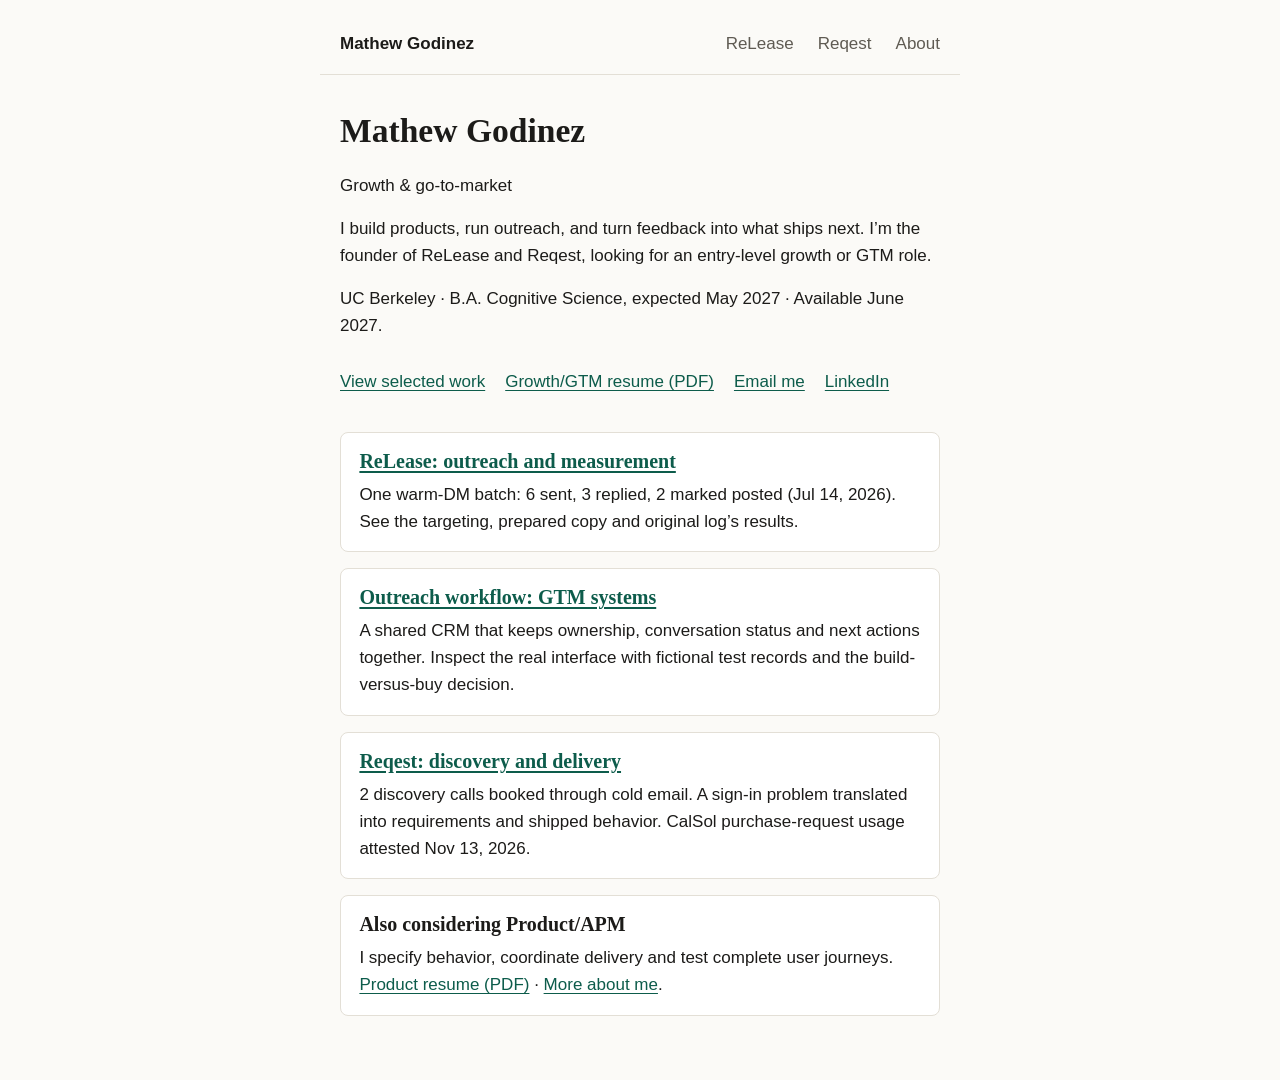
<file: index.html>
<!doctype html>
<html lang="en">
<head>
<meta charset="utf-8">
<meta name="viewport" content="width=device-width, initial-scale=1">
<title>Mathew Godinez · Growth &amp; go-to-market</title>
<meta name="description" content="Growth and go-to-market portfolio: ReLease outreach, a working outreach CRM, and Reqest customer discovery and product delivery. UC Berkeley, available June 2027.">
<meta property="og:type" content="website">
<meta property="og:title" content="Mathew Godinez · Growth &amp; go-to-market">
<meta property="og:description" content="Growth and go-to-market portfolio: ReLease outreach, a working outreach CRM, and Reqest customer discovery and product delivery. UC Berkeley, available June 2027.">
<meta property="og:url" content="https://matthewgodinez24-boop.github.io/">
<meta property="og:image" content="https://matthewgodinez24-boop.github.io/assets/social-preview.png">
<meta property="og:image:alt" content="Mathew Godinez. Growth and go-to-market. ReLease, outreach workflows, and Reqest.">
<meta name="twitter:card" content="summary_large_image">
<link rel="canonical" href="https://matthewgodinez24-boop.github.io/">
<link rel="icon" href="assets/favicon.svg" type="image/svg+xml">
<link rel="stylesheet" href="style.css">
</head>
<body class="index">
<a class="skip" href="#main">Skip to content</a>
<header>
<a class="name" href="index.html">Mathew Godinez</a>
<nav aria-label="Pages">
<a href="release.html">ReLease</a>
<a href="reqest.html">Reqest</a>
<a href="about.html">About</a>
</nav>
</header>
<main id="main">
<h1>Mathew Godinez</h1>
<p>Growth &amp; go-to-market</p>
<p>I build products, run outreach, and turn feedback into what ships next. I’m the founder of ReLease and Reqest, looking for an entry-level growth or GTM role.</p>
<p>UC Berkeley · B.A. Cognitive Science, expected May 2027 · Available June 2027.</p>
<div class="actions"><a href="#selected-work">View selected work</a><a href="assets/Mathew-Godinez-Growth-GTM.pdf">Growth/GTM resume (PDF)</a><a href="mailto:matthewgodinez24@gmail.com">Email me</a><a href="https://www.linkedin.com/in/mathew-godinez/">LinkedIn</a></div>
<section id="selected-work"><h2><a href="release.html">ReLease: outreach and measurement</a></h2>
<p>One warm-DM batch: 6 sent, 3 replied, 2 marked posted (Jul 14, 2026). See the targeting, prepared copy and original log’s results.</p>
</section><section><h2><a href="reqest.html#outreach-workflow">Outreach workflow: GTM systems</a></h2>
<p>A shared CRM that keeps ownership, conversation status and next actions together. Inspect the real interface with fictional test records and the build-versus-buy decision.</p>
</section><section><h2><a href="reqest.html">Reqest: discovery and delivery</a></h2>
<p>2 discovery calls booked through cold email. A sign-in problem translated into requirements and shipped behavior. CalSol purchase-request usage attested Nov 13, 2026.</p>
</section><section><h2>Also considering Product/APM</h2>
<p>I specify behavior, coordinate delivery and test complete user journeys. <a href="assets/Mathew-Godinez-Product.pdf">Product resume (PDF)</a> · <a href="about.html">More about me</a>.</p>
</section>
</main>
</body>
</html>
</file>
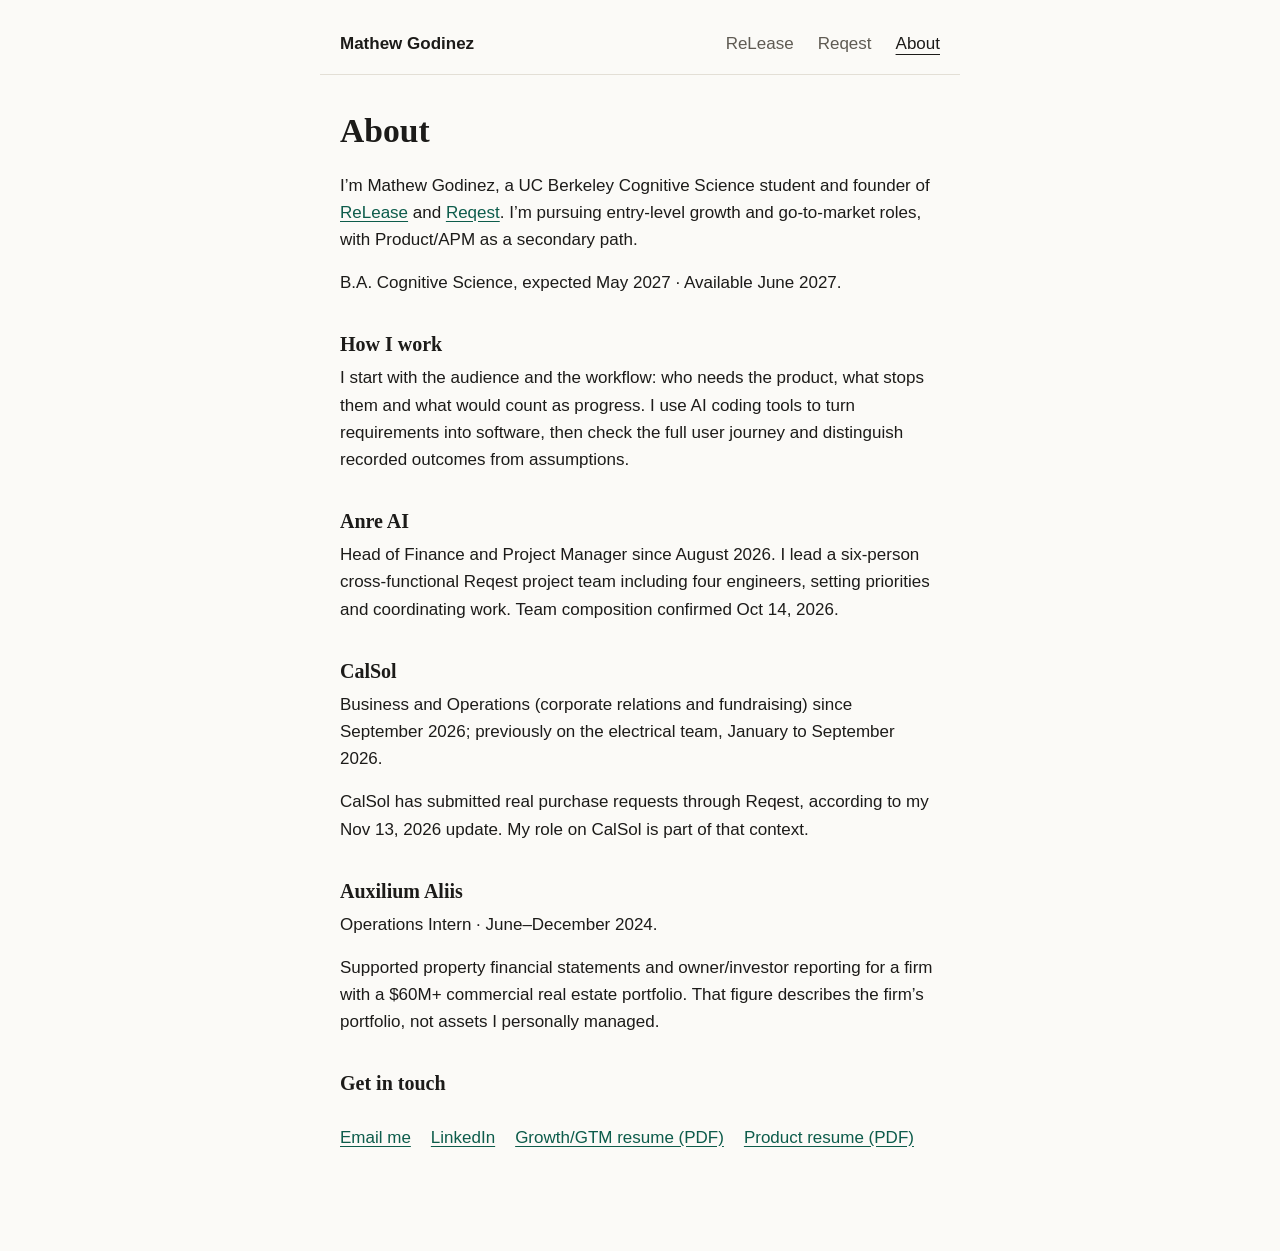
<file: about.html>
<!doctype html>
<html lang="en">
<head>
<meta charset="utf-8">
<meta name="viewport" content="width=device-width, initial-scale=1">
<title>About · Mathew Godinez</title>
<meta name="description" content="Mathew Godinez, UC Berkeley Cognitive Science student and founder of ReLease and Reqest. Available June 2027 for growth and GTM roles.">
<meta property="og:type" content="website">
<meta property="og:title" content="About · Mathew Godinez">
<meta property="og:description" content="Mathew Godinez, UC Berkeley Cognitive Science student and founder of ReLease and Reqest. Available June 2027 for growth and GTM roles.">
<meta property="og:url" content="https://matthewgodinez24-boop.github.io/about.html">
<meta property="og:image" content="https://matthewgodinez24-boop.github.io/assets/social-preview.png">
<meta property="og:image:alt" content="Mathew Godinez. Growth and go-to-market. ReLease, outreach workflows, and Reqest.">
<meta name="twitter:card" content="summary_large_image">
<link rel="canonical" href="https://matthewgodinez24-boop.github.io/about.html">
<link rel="icon" href="assets/favicon.svg" type="image/svg+xml">
<link rel="stylesheet" href="style.css">
</head>
<body class="about">
<a class="skip" href="#main">Skip to content</a>
<header>
<a class="name" href="index.html">Mathew Godinez</a>
<nav aria-label="Pages">
<a href="release.html">ReLease</a>
<a href="reqest.html">Reqest</a>
<a href="about.html" aria-current=page>About</a>
</nav>
</header>
<main id="main">
<h1>About</h1>
<p>I’m Mathew Godinez, a UC Berkeley Cognitive Science student and founder of <a href="release.html">ReLease</a> and <a href="reqest.html">Reqest</a>. I’m pursuing entry-level growth and go-to-market roles, with Product/APM as a secondary path.</p>
<p>B.A. Cognitive Science, expected May 2027 · Available June 2027.</p>
<section><h2>How I work</h2>
<p>I start with the audience and the workflow: who needs the product, what stops them and what would count as progress. I use AI coding tools to turn requirements into software, then check the full user journey and distinguish recorded outcomes from assumptions.</p>
</section><section><h2>Anre AI</h2>
<p>Head of Finance and Project Manager since August 2026. I lead a six-person cross-functional Reqest project team including four engineers, setting priorities and coordinating work. Team composition confirmed Oct 14, 2026.</p>
</section><section><h2>CalSol</h2>
<p>Business and Operations (corporate relations and fundraising) since September 2026; previously on the electrical team, January to September 2026.</p>
<p>CalSol has submitted real purchase requests through Reqest, according to my Nov 13, 2026 update. My role on CalSol is part of that context.</p>
</section><section><h2>Auxilium Aliis</h2>
<p>Operations Intern · June–December 2024.</p>
<p>Supported property financial statements and owner/investor reporting for a firm with a $60M+ commercial real estate portfolio. That figure describes the firm’s portfolio, not assets I personally managed.</p>
</section><section><h2>Get in touch</h2>
<div class="actions"><a href="mailto:matthewgodinez24@gmail.com">Email me</a><a href="https://www.linkedin.com/in/mathew-godinez/">LinkedIn</a><a href="assets/Mathew-Godinez-Growth-GTM.pdf">Growth/GTM resume (PDF)</a><a href="assets/Mathew-Godinez-Product.pdf">Product resume (PDF)</a></div>
</section>
</main>
</body>
</html>
</file>
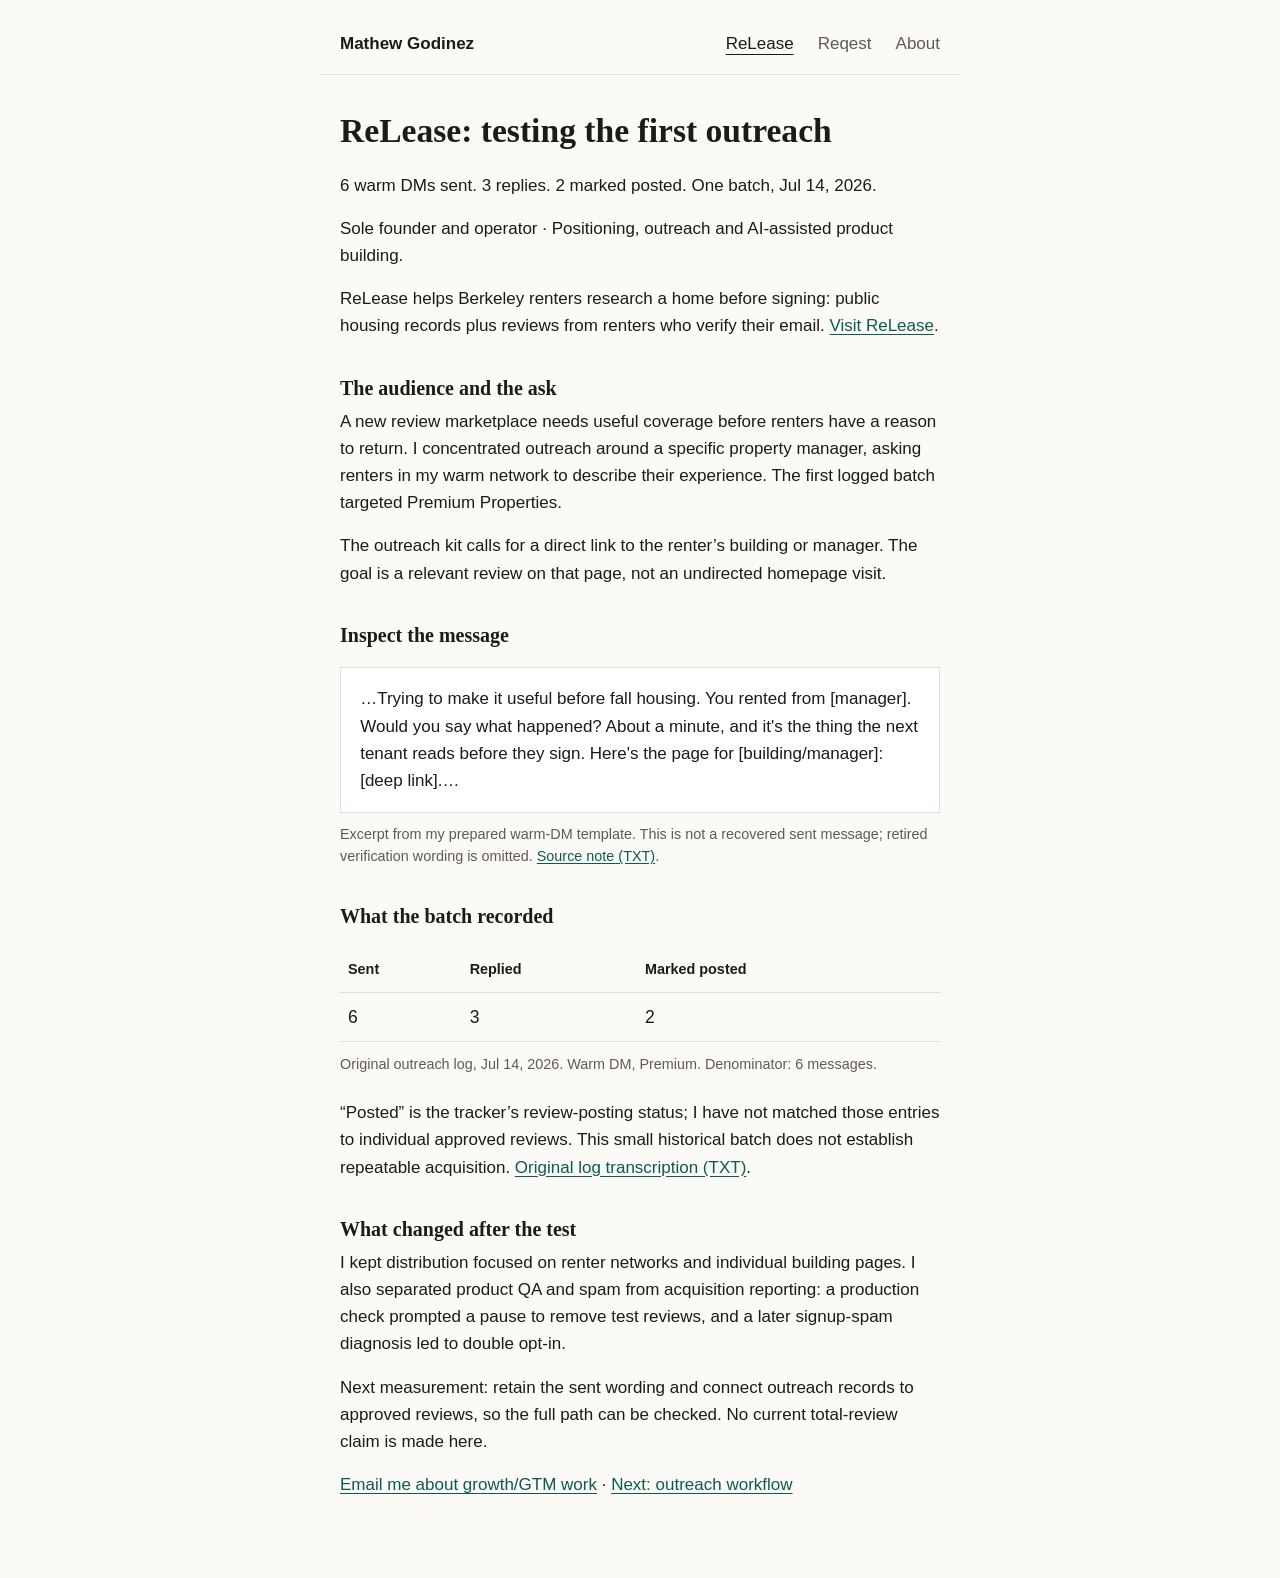
<file: release.html>
<!doctype html>
<html lang="en">
<head>
<meta charset="utf-8">
<meta name="viewport" content="width=device-width, initial-scale=1">
<title>ReLease · Outreach and measurement · Mathew Godinez</title>
<meta name="description" content="How Mathew Godinez targeted a first warm-DM outreach batch for ReLease. Prepared message excerpt and a dated, small-sample funnel.">
<meta property="og:type" content="website">
<meta property="og:title" content="ReLease · Outreach and measurement · Mathew Godinez">
<meta property="og:description" content="How Mathew Godinez targeted a first warm-DM outreach batch for ReLease. Prepared message excerpt and a dated, small-sample funnel.">
<meta property="og:url" content="https://matthewgodinez24-boop.github.io/release.html">
<meta property="og:image" content="https://matthewgodinez24-boop.github.io/assets/social-preview.png">
<meta property="og:image:alt" content="Mathew Godinez. Growth and go-to-market. ReLease, outreach workflows, and Reqest.">
<meta name="twitter:card" content="summary_large_image">
<link rel="canonical" href="https://matthewgodinez24-boop.github.io/release.html">
<link rel="icon" href="assets/favicon.svg" type="image/svg+xml">
<link rel="stylesheet" href="style.css">
</head>
<body class="release">
<a class="skip" href="#main">Skip to content</a>
<header>
<a class="name" href="index.html">Mathew Godinez</a>
<nav aria-label="Pages">
<a href="release.html" aria-current=page>ReLease</a>
<a href="reqest.html">Reqest</a>
<a href="about.html">About</a>
</nav>
</header>
<main id="main">
<h1>ReLease: testing the first outreach</h1>
<p>6 warm DMs sent. 3 replies. 2 marked posted. One batch, Jul 14, 2026.</p>
<p>Sole founder and operator · Positioning, outreach and AI-assisted product building.</p>
<p>ReLease helps Berkeley renters research a home before signing: public housing records plus reviews from renters who verify their email. <a href="https://joinrelease.com">Visit ReLease</a>.</p>
<section><h2>The audience and the ask</h2>
<p>A new review marketplace needs useful coverage before renters have a reason to return. I concentrated outreach around a specific property manager, asking renters in my warm network to describe their experience. The first logged batch targeted Premium Properties.</p>
<p>The outreach kit calls for a direct link to the renter’s building or manager. The goal is a relevant review on that page, not an undirected homepage visit.</p>
</section><section><h2>Inspect the message</h2>
<figure class="excerpt"><blockquote><p>…Trying to make it useful before fall housing. You rented from [manager]. Would you say what happened? About a minute, and it&#x27;s the thing the next tenant reads before they sign. Here&#x27;s the page for [building/manager]: [deep link].…</p></blockquote><figcaption>Excerpt from my prepared warm-DM template. This is not a recovered sent message; retired verification wording is omitted. <a href="assets/work/release-outreach.txt">Source note (TXT)</a>.</figcaption></figure>
</section><section><h2>What the batch recorded</h2>
<figure class="data"><table><caption>Original outreach log, Jul 14, 2026. Warm DM, Premium. Denominator: 6 messages.</caption><thead><tr><th scope="col">Sent</th><th scope="col">Replied</th><th scope="col">Marked posted</th></tr></thead><tbody><tr><td>6</td><td>3</td><td>2</td></tr></tbody></table></figure>
<p>“Posted” is the tracker’s review-posting status; I have not matched those entries to individual approved reviews. This small historical batch does not establish repeatable acquisition. <a href="assets/work/release-batch.txt">Original log transcription (TXT)</a>.</p>
</section><section><h2>What changed after the test</h2>
<p>I kept distribution focused on renter networks and individual building pages. I also separated product QA and spam from acquisition reporting: a production check prompted a pause to remove test reviews, and a later signup-spam diagnosis led to double opt-in.</p>
<p>Next measurement: retain the sent wording and connect outreach records to approved reviews, so the full path can be checked. No current total-review claim is made here.</p>
<p><a href="mailto:matthewgodinez24@gmail.com">Email me about growth/GTM work</a> · <a href="reqest.html#outreach-workflow">Next: outreach workflow</a></p>
</section>
</main>
</body>
</html>
</file>
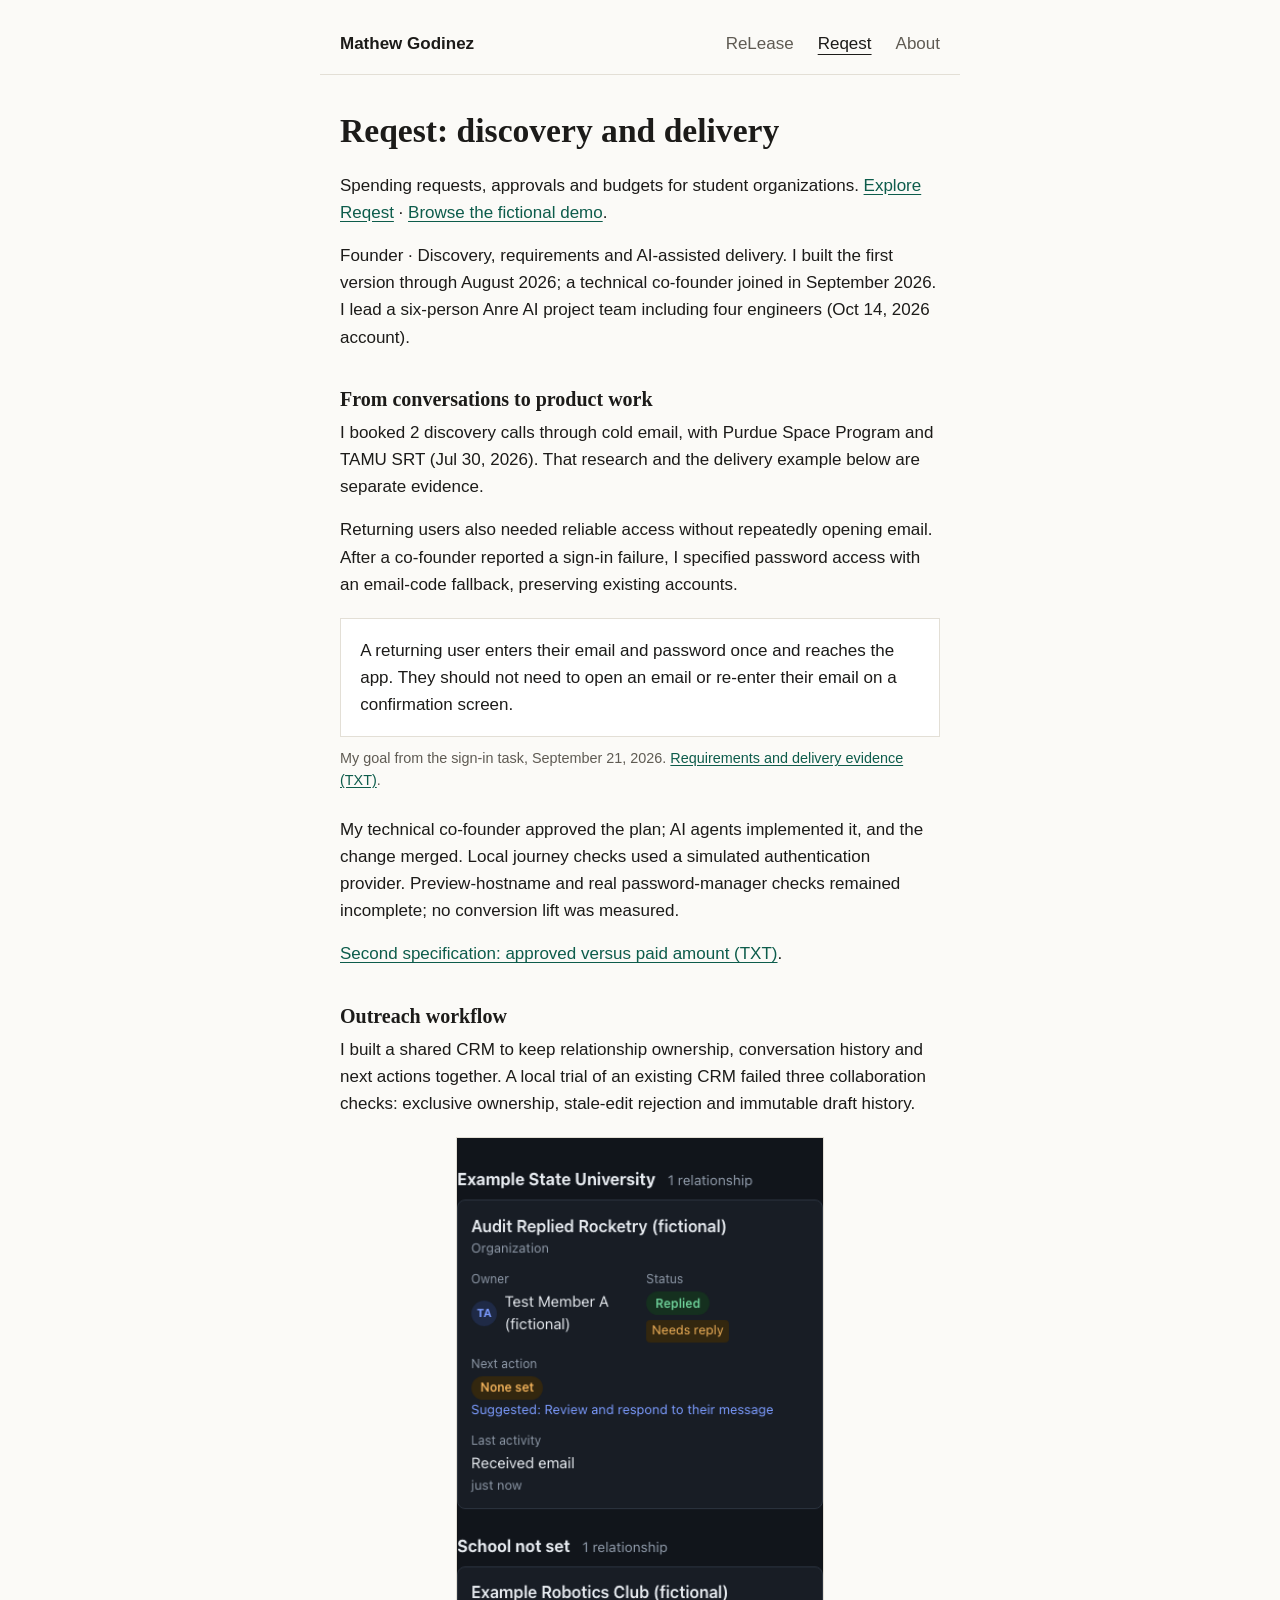
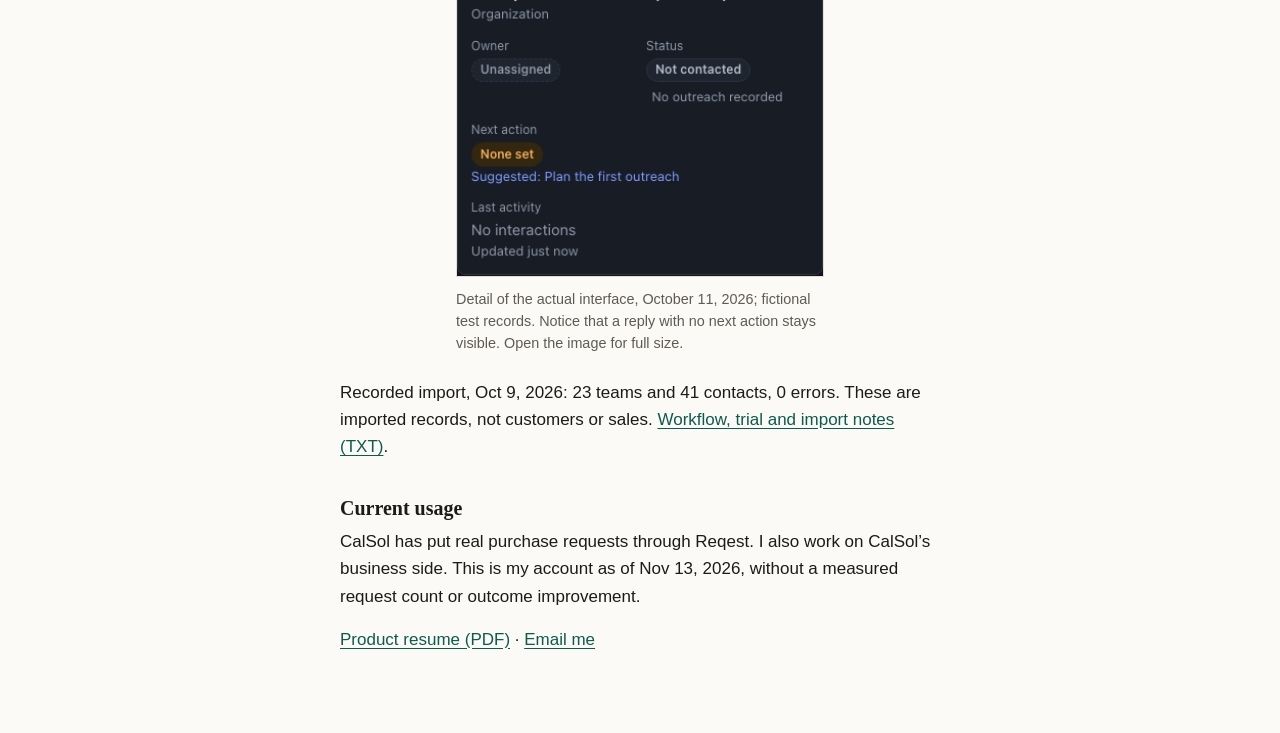
<file: reqest.html>
<!doctype html>
<html lang="en">
<head>
<meta charset="utf-8">
<meta name="viewport" content="width=device-width, initial-scale=1">
<title>Reqest · Discovery, delivery and GTM systems · Mathew Godinez</title>
<meta name="description" content="Reqest customer discovery, an inspectable product specification and the outreach CRM. Mathew Godinez’s role, collaborators and dated usage evidence.">
<meta property="og:type" content="website">
<meta property="og:title" content="Reqest · Discovery, delivery and GTM systems · Mathew Godinez">
<meta property="og:description" content="Reqest customer discovery, an inspectable product specification and the outreach CRM. Mathew Godinez’s role, collaborators and dated usage evidence.">
<meta property="og:url" content="https://matthewgodinez24-boop.github.io/reqest.html">
<meta property="og:image" content="https://matthewgodinez24-boop.github.io/assets/social-preview.png">
<meta property="og:image:alt" content="Mathew Godinez. Growth and go-to-market. ReLease, outreach workflows, and Reqest.">
<meta name="twitter:card" content="summary_large_image">
<link rel="canonical" href="https://matthewgodinez24-boop.github.io/reqest.html">
<link rel="icon" href="assets/favicon.svg" type="image/svg+xml">
<link rel="stylesheet" href="style.css">
</head>
<body class="reqest">
<a class="skip" href="#main">Skip to content</a>
<header>
<a class="name" href="index.html">Mathew Godinez</a>
<nav aria-label="Pages">
<a href="release.html">ReLease</a>
<a href="reqest.html" aria-current=page>Reqest</a>
<a href="about.html">About</a>
</nav>
</header>
<main id="main">
<h1>Reqest: discovery and delivery</h1>
<p>Spending requests, approvals and budgets for student organizations. <a href="https://reqest.app">Explore Reqest</a> · <a href="https://reqest.app/demo">Browse the fictional demo</a>.</p>
<p>Founder · Discovery, requirements and AI-assisted delivery. I built the first version through August 2026; a technical co-founder joined in September 2026. I lead a six-person Anre AI project team including four engineers (Oct 14, 2026 account).</p>
<section><h2>From conversations to product work</h2>
<p>I booked 2 discovery calls through cold email, with Purdue Space Program and TAMU SRT (Jul 30, 2026). That research and the delivery example below are separate evidence.</p>
<p>Returning users also needed reliable access without repeatedly opening email. After a co-founder reported a sign-in failure, I specified password access with an email-code fallback, preserving existing accounts.</p>
<figure class="excerpt"><blockquote><p>A returning user enters their email and password once and reaches the app. They should not need to open an email or re-enter their email on a confirmation screen.</p></blockquote><figcaption>My goal from the sign-in task, September 21, 2026. <a href="assets/work/reqest-signin.txt">Requirements and delivery evidence (TXT)</a>.</figcaption></figure>
<p>My technical co-founder approved the plan; AI agents implemented it, and the change merged. Local journey checks used a simulated authentication provider. Preview-hostname and real password-manager checks remained incomplete; no conversion lift was measured.</p>
<p><a href="assets/work/reqest-amount-rule.txt">Second specification: approved versus paid amount (TXT)</a>.</p>
</section><section id="outreach-workflow"><h2>Outreach workflow</h2>
<p>I built a shared CRM to keep relationship ownership, conversation history and next actions together. A local trial of an existing CRM failed three collaboration checks: exclusive ownership, stale-edit rejection and immutable draft history.</p>
<figure class="screenshot"><a href="assets/work/outreach-crm.png" aria-label="Open full-size image: Outreach CRM showing fictional relationships with owner, status, next action and last activity."><img src="assets/work/outreach-crm.png" alt="Outreach CRM showing fictional relationships with owner, status, next action and last activity." width="358" height="1273" loading="lazy" decoding="async"></a><figcaption>Detail of the actual interface, October 11, 2026; fictional test records. Notice that a reply with no next action stays visible. Open the image for full size.</figcaption></figure>
<p>Recorded import, Oct 9, 2026: 23 teams and 41 contacts, 0 errors. These are imported records, not customers or sales. <a href="assets/work/outreach-workflow.txt">Workflow, trial and import notes (TXT)</a>.</p>
</section><section><h2>Current usage</h2>
<p>CalSol has put real purchase requests through Reqest. I also work on CalSol’s business side. This is my account as of Nov 13, 2026, without a measured request count or outcome improvement.</p>
<p><a href="assets/Mathew-Godinez-Product.pdf">Product resume (PDF)</a> · <a href="mailto:matthewgodinez24@gmail.com">Email me</a></p>
</section>
</main>
</body>
</html>
</file>
<file: style.css>
:root {
  --ink: #1c1b19;
  --muted: #5f5b53;
  --paper: #fbfaf7;
  --card: #ffffff;
  --line: #e3dfd6;
  --accent: #0d5c4b;
  --selection: #dcebe4;
  --warning: #a33a1e;
}

* { box-sizing: border-box; }

html { -webkit-text-size-adjust: 100%; }

::selection { color: var(--ink); background: var(--selection); }

:focus-visible { outline: 2px solid var(--accent); outline-offset: 4px; }

.skip { position: absolute; left: 1rem; top: -8rem; padding: 0.75rem; background: var(--paper); }
.skip:focus { top: 0.5rem; }

body {
  margin: 0;
  background: var(--paper);
  color: var(--ink);
  font: 17px/1.6 -apple-system, BlinkMacSystemFont, "Segoe UI", Roboto, Helvetica, Arial, sans-serif;
}

header, main {
  max-width: 40rem;
  margin: 0 auto;
  padding: 0 1.25rem;
}

header {
  display: flex;
  flex-wrap: wrap;
  align-items: baseline;
  justify-content: space-between;
  gap: 0 1.5rem;
  padding-top: 1.25rem;
  padding-bottom: 0.5rem;
  border-bottom: 1px solid var(--line);
}

.name {
  color: var(--ink);
  font-weight: 700;
  text-decoration: none;
}

nav { display: flex; gap: 1.5rem; }

/* padding makes the links tall enough to tap on a phone */
nav a, .name { padding: 0.6rem 0; }

nav a { color: var(--muted); text-decoration: none; }

nav a[aria-current] { color: var(--ink); text-decoration: underline; text-underline-offset: 0.3em; }

main { padding-top: 2.25rem; padding-bottom: 4rem; }

h1, h2 {
  font-family: "Iowan Old Style", "Palatino Linotype", Palatino, Georgia, serif;
  line-height: 1.2;
  text-wrap: balance;
}

h1 { font-size: clamp(1.6rem, 6vw, 2.1rem); margin: 0 0 1.25rem; }

h2 { font-size: 1.25rem; margin: 2.25rem 0 0.5rem; }

p, ul, ol { margin: 0 0 1rem; }

ul, ol { padding-left: 1.4rem; }

li { margin-bottom: 0.4rem; }

a { color: var(--accent); text-underline-offset: 0.15em; overflow-wrap: anywhere; }
a:hover { text-decoration-thickness: 2px; }

.actions { display: flex; flex-wrap: wrap; gap: 0.25rem 1.25rem; margin: 1.25rem 0 1.75rem; }
.actions a { display: inline-flex; align-items: center; min-height: 44px; }

section { scroll-margin-top: 1.25rem; }
figure { margin: 1.25rem 0 1.5rem; }
figcaption, caption { color: var(--muted); font-size: 0.9rem; line-height: 1.55; text-align: left; }
figcaption { margin-top: 0.65rem; }
blockquote { margin: 0; padding: 1.1rem 1.2rem; border: 1px solid var(--line); background: var(--card); }
blockquote p { margin: 0; }
.screenshot { max-width: 23rem; margin-inline: auto; }
.screenshot a { display: block; }
.screenshot img { display: block; width: 100%; height: auto; aspect-ratio: 358 / 720; object-fit: cover; object-position: bottom; border: 1px solid var(--line); }
table { width: 100%; border-collapse: collapse; font-variant-numeric: tabular-nums; }
caption { caption-side: bottom; padding-top: 0.65rem; }
th, td { padding: 0.65rem 0.5rem; text-align: left; border-bottom: 1px solid var(--line); }
th { font-size: 0.9rem; font-weight: 600; }
td { font-size: 1.1rem; }

/* Home: each project section is a card */
.index section {
  margin-top: 1rem;
  padding: 1rem 1.15rem;
  background: var(--card);
  border: 1px solid var(--line);
  border-radius: 8px;
}

.index section h2 { margin-top: 0; }

.index section p { margin: 0; }

.draft {
  padding: 0.6rem 0.9rem;
  border: 2px dashed var(--warning);
  color: var(--warning);
  font-weight: 700;
}

@media print {
  @page { margin: 1cm 1.6cm; }
  body { background: #fff; color: #000; font-size: 10pt; }
  header, main { max-width: none; padding-left: 0; padding-right: 0; }
  header { padding-top: 0; }
  nav { display: none; }
  .skip { display: none; }
  main { padding-top: 1rem; padding-bottom: 0; }
  h1 { font-size: 1.5rem; margin-bottom: 0.75rem; }
  h2 { margin-top: 1.1rem; }
  a { color: #000; }
  /* print each link's web address; page links get the full site address */
  a[href^="http"]::after { content: " (" attr(href) ")"; }
  a[href$=".html"]::after { content: " (matthewgodinez24-boop.github.io/" attr(href) ")"; }
  a::after { font: 400 10pt system-ui, sans-serif; }
  li { margin-bottom: 0.25rem; }
  figure { break-inside: avoid; }
  .screenshot { max-width: 11rem; }
  .screenshot a::after { content: none; }
  .actions { gap: 0.2rem 0.8rem; margin: 0.5rem 0; }
  .actions a { min-height: 0; }
  .index section { break-inside: avoid; }
  h1, h2 { break-after: avoid; }
  .index section { border-color: #999; }
}
</file>
